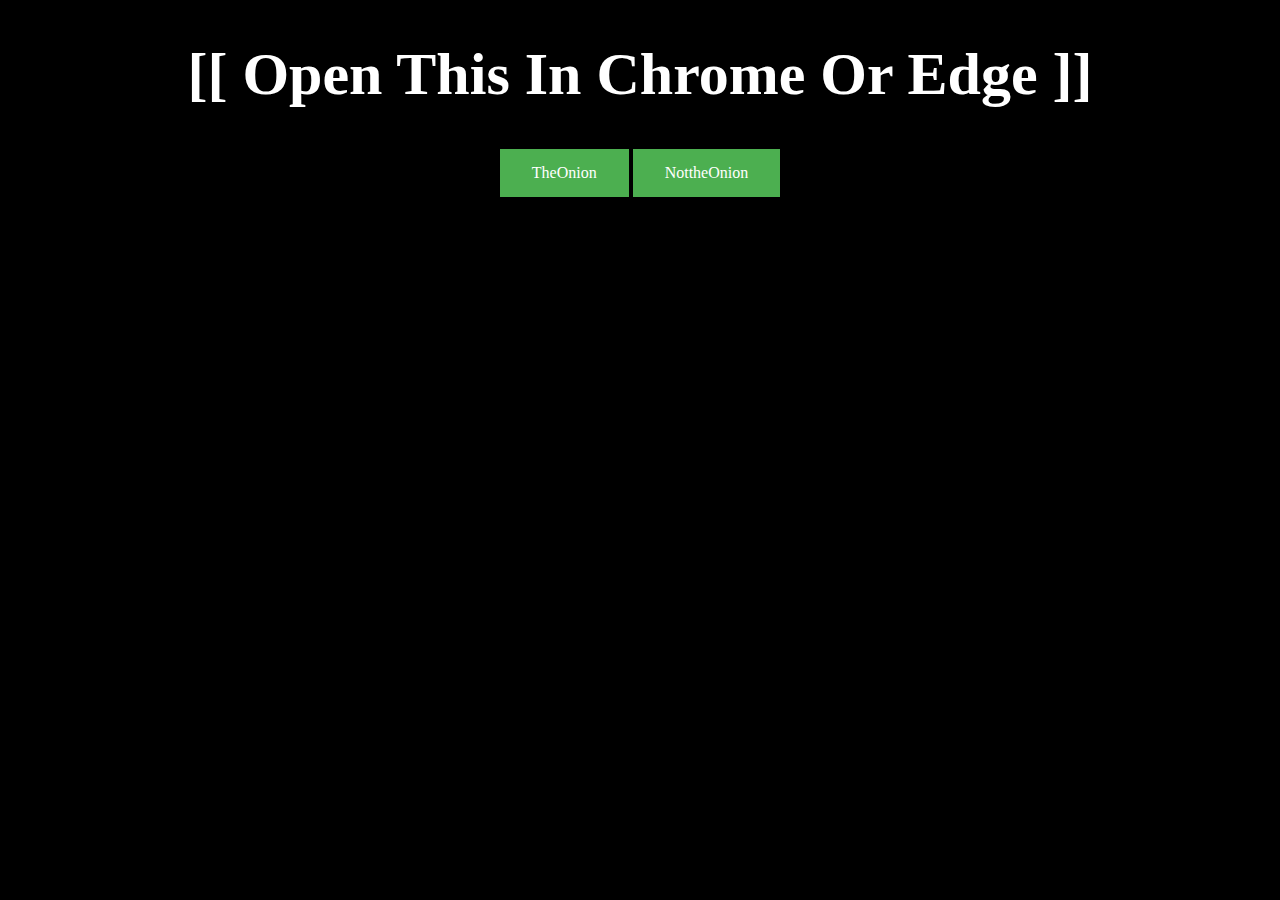
<file: index.html>
<style>
h1 { 
  color: white;
  display: block;
  font-family: "Consolas";
  font-size: 60px;
  margin-top: 0.67em;
  margin-bottom: 0.67em;
  margin-left: 0;
  margin-right: 0;
  font-weight: bold;
  text-align: center;
  text-transform: capitalize;
}
button {
  background-color: #4CAF50;
  border: none;
  color: white;
  font-family: "Georgia";
  padding: 15px 32px;
  text-align: center;
  text-decoration: none;
  display: inline-block;
  text-align: center;
  font-size: 16px;
}

</style>
<html>
<title>The Onion or Not</title>
<body bgcolor="#000000">
<h1 id="tree"> [[ open this in Chrome or Edge ]]</h1>
<div style="text-align:center;">
<button id='TheOnion'>TheOnion</button>
<button id='nottheonion'>NottheOnion</button>
</div>
</body>
</html>

<script>
function newArticle() {
  fetch ('https://api.reddit.com/r/nottheonion+theonion').then(function(response) {
  return response.json();
})
 .then(function(myJson) {
    var babby=myJson.data.children[Math.floor(Math.random() * 25)];
var subreddit = babby.data.subreddit
var title = babby.data.title
var url = babby.data.url

document.getElementById("tree").innerHTML = title;

var correctSubreddit = subreddit;
var incorrectSubreddit;
  if (correctSubreddit == "nottheonion") {
    incorrectSubreddit = "TheOnion";
  } else {
    incorrectSubreddit = "nottheonion";
  }

  document.getElementById(correctSubreddit).onclick=function() {
    alert("Correct!");
    newArticle();
  };
  document.getElementById(incorrectSubreddit).onclick=function() {
    alert("Wrong!");
    newArticle();
  };
});
}
newArticle();

</script>
</file>
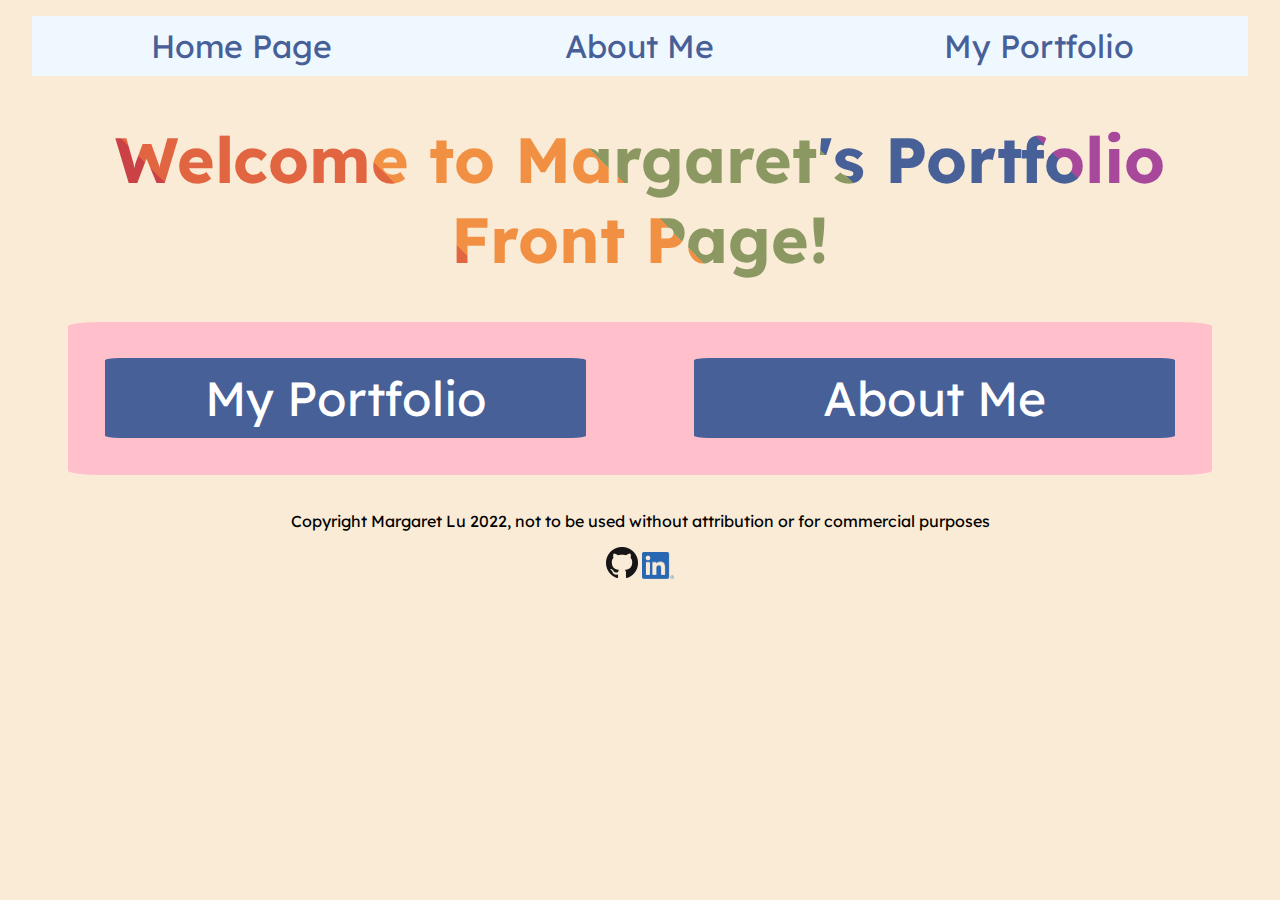
<file: portfolio/pages/index.html>
<!DOCTYPE html>
<html lang="en">
<head>
  <meta charset="UTF-8">
  <meta http-equiv="X-UA-Compatible" content="IE=edge">
  <meta name="viewport" content="width=device-width, initial-scale=1.0">
  <title>Margaret's Personal Portfolio</title>
  <link href="../styles/style.css" rel="stylesheet">
</head>
<body>
  <header>
    <nav class="Menu">
      <ul>
        <li><a href="./index.html">Home Page</a></li>
        <li><a href="./about.html">About Me</a></li>
        <li><a href="./portfolio.html">My Portfolio</a></li>
      </ul>
    </nav>
    <h1 class="gradient-text">
      Welcome to Margaret's Portfolio Front Page!
    </h1>
  </header>
  <main>
    <div class="button-page">
    <div><a href='./portfolio.html'>My Portfolio</a></div>
    <div><a href='./about.html'>About Me</a></div>
    </div>
  </main>
  <footer>
    <p>Copyright Margaret Lu 2022, not to be used without attribution or for commercial purposes</p>
    <div class="socials">
      <a href='https://github.com/azbluem?tab=repositories'><img src="../assets/GitHub-Mark-64px.png" alt="GitHub Logo"></a>
      <a href='https://www.linkedin.com/in/y-margaret-lu/'><img src="../assets/LI-In-Bug.png" alt="LinkedIn Logo"></a>
    </div>
  </footer>
</body>
</html>
</file>
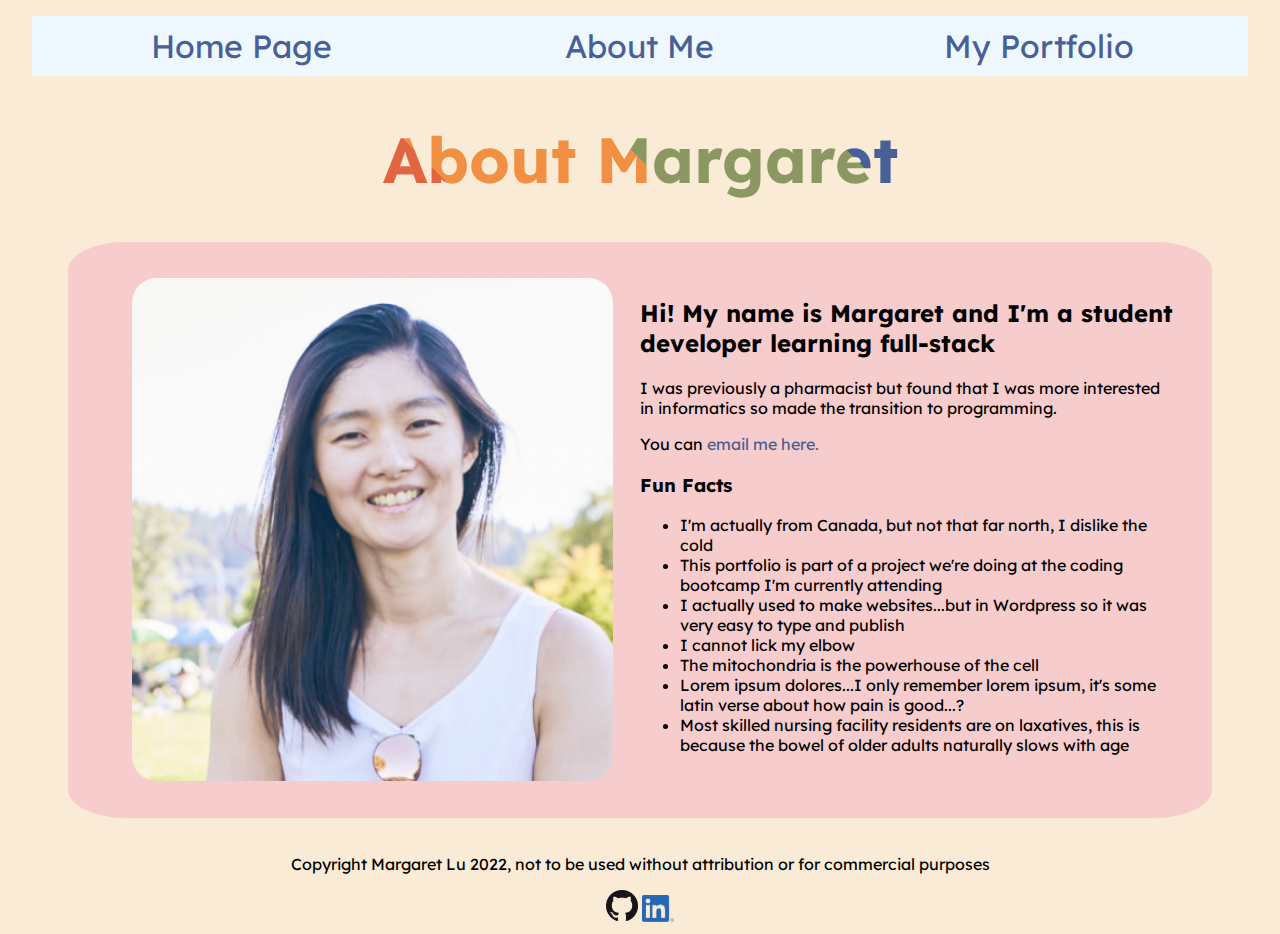
<file: portfolio/pages/about.html>
<!DOCTYPE html>
<html lang="en">
<head>
  <meta charset="UTF-8">
  <meta http-equiv="X-UA-Compatible" content="IE=edge">
  <meta name="viewport" content="width=device-width, initial-scale=1.0">
  <link href="../styles/style.css" rel="stylesheet">
  <title>About Me</title>
</head>
<body>
  <header>
    <nav class="Menu">
      <ul>
        <li><a href="./index.html">Home Page</a></li>
        <li><a href="./about.html">About Me</a></li>
        <li><a href="./portfolio.html">My Portfolio</a></li>
      </ul>
    </nav>
    <h1 class="gradient-text">About Margaret</h1>
  </header>
  <main>
    <section class="port-art">
    <img src='../assets/Screenshot 2022-08-16 at 6.26.03 PM.png' alt="Pic of Me :D" class="human-pic">
    <article>
      <h2>Hi! My name is Margaret and I'm a student developer learning full-stack</h2>
      <p>I was previously a pharmacist but found that I was more interested in informatics so made the transition to programming.</p>
      <p>You can <a href='mailto:y.margaret.lu+portfolio@gmail.com'>email me here.</a></p>
      <h3>Fun Facts</h3>
      <ul>
        <li>I'm actually from Canada, but not that far north, I dislike the cold</li>
        <li>This portfolio is part of a project we're doing at the coding bootcamp I'm currently attending</li>
        <li>I actually used to make websites...but in Wordpress so it was very easy to type and publish</li>
        <li>I cannot lick my elbow</li>
        <li>The mitochondria is the powerhouse of the cell</li>
        <li>Lorem ipsum dolores...I only remember lorem ipsum, it's some latin verse about how pain is good...?</li>
        <li>Most skilled nursing facility residents are on laxatives, this is because the bowel of older adults naturally slows with age</li>
      </ul>
    </article>
    </section>
  </main>
  <footer>
    <p>Copyright Margaret Lu 2022, not to be used without attribution or for commercial purposes</p>
    <div class="socials">
      <a href='https://github.com/azbluem?tab=repositories'><img src="../assets/GitHub-Mark-64px.png" alt="GitHub Logo"></a>
      <a href='https://www.linkedin.com/in/y-margaret-lu/'><img src="../assets/LI-In-Bug.png" alt="LinkedIn Logo"></a>
    </div>
  </footer>
</body>
</html>
</file>
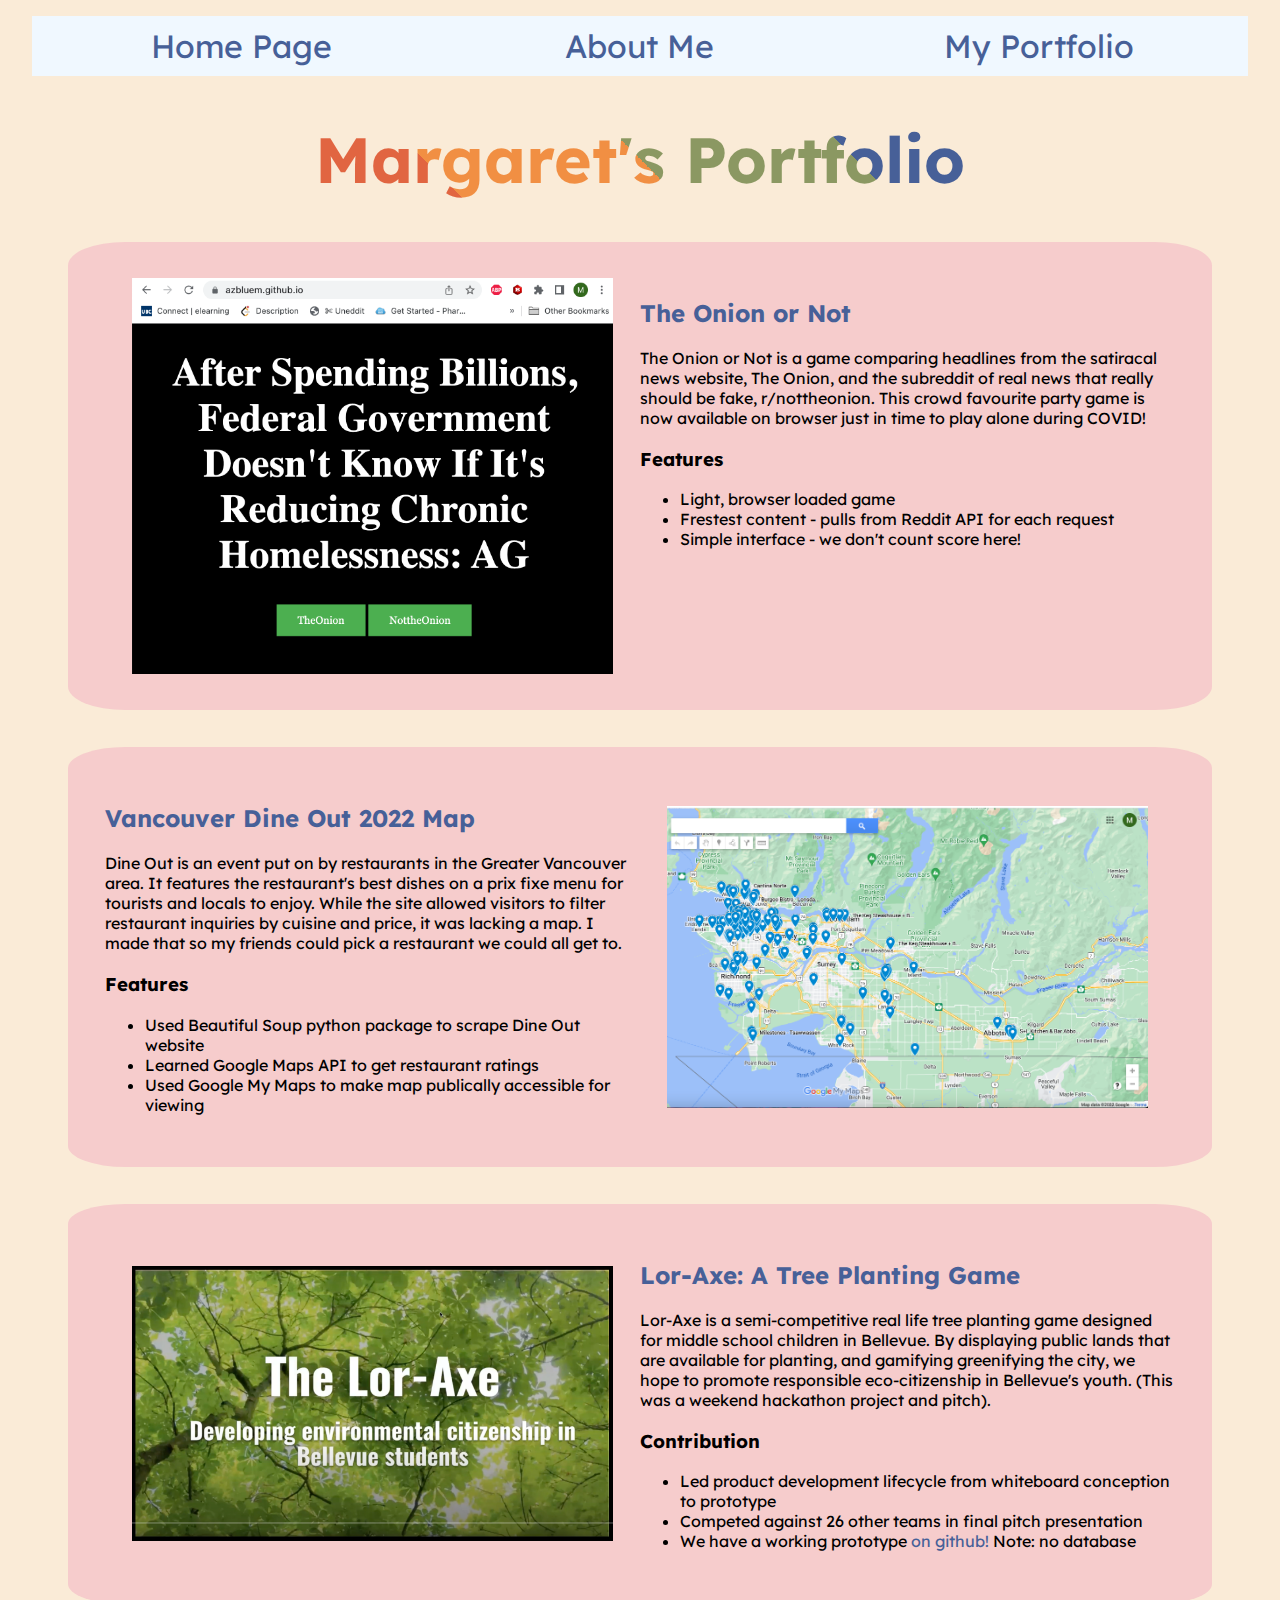
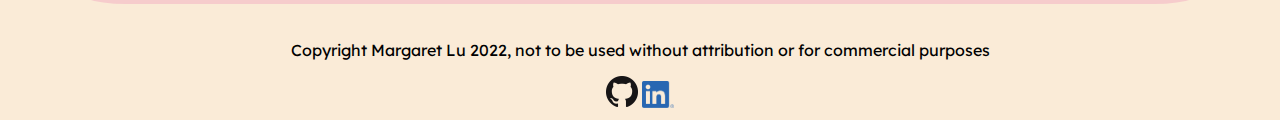
<file: portfolio/pages/portfolio.html>
<!DOCTYPE html>
<html lang="en">
<head>
  <meta charset="UTF-8">
  <meta http-equiv="X-UA-Compatible" content="IE=edge">
  <meta name="viewport" content="width=device-width, initial-scale=1.0">
  <title>Margaret's Development Projects</title>
  <link href="../styles/style.css" rel="stylesheet">
</head>
<body>
  <header>
    <nav class="Menu">
      <ul>
        <li><a href="./index.html">Home Page</a></li>
        <li><a href="./about.html">About Me</a></li>
        <li><a href="./portfolio.html">My Portfolio</a></li>
      </ul>
    </nav>
    <h1 class="gradient-text">
      Margaret's Portfolio
    </h1>
  </header>
  <main>
    <section class="port-art">
    <img src="../assets/Screenshot 2022-11-16 at 2.34.08 PM.png" alt="The Onion or Not picture">
    <article>
    <h2><a href="https://azbluem.github.io">The Onion or Not</a></h2>
    <p>
      The Onion or Not is a game comparing headlines from the satiracal news website, The Onion, and the subreddit of real news that really should be fake, r/nottheonion. This crowd favourite party game is now available on browser just in time to play alone during COVID!
    </p>
      <h3>
        Features
      </h3>
      <ul>
        <li>Light, browser loaded game</li>
        <li>Frestest content - pulls from Reddit API for each request</li>
        <li>Simple interface - we don't count score here!</li>
      </ul>
    </article>
    
    </section>
    <section class="port-art">
      <article>
      <h2><a href='https://www.google.com/maps/d/edit?mid=1yJP1ZXlc0NiBzyi9dl5Nx_p6U61dgfLZ&usp=sharing'>Vancouver Dine Out 2022 Map</a></h2>
      <p>Dine Out is an event put on by restaurants in the Greater Vancouver area. It features the restaurant's best dishes on a prix fixe menu for tourists and locals to enjoy. While the site allowed visitors to filter restaurant inquiries by cuisine and price, it was lacking a map. I made that so my friends could pick a restaurant we could all get to.</p>
      <h3>Features</h3>
      <ul>
        <li>Used Beautiful Soup python package to scrape Dine Out website</li>
        <li>Learned Google Maps API to get restaurant ratings</li>
        <li>Used Google My Maps to make map publically accessible for viewing</li>
      </ul>
      </article>
      <img src="../assets/Screenshot 2022-11-16 at 2.35.06 PM.png" alt="Dine Out picture">
    </section>
    <section class="port-art">
      <img src="../assets/Screenshot 2022-11-16 at 3.16.41 PM.png" alt="Lor-Axe picture">
      <article>
      <h2><a href='https://www.youtube.com/watch?v=0_K78By0iIQ&ab_channel=MargaretLu'>Lor-Axe: A Tree Planting Game</a></h2>
      <p>Lor-Axe is a semi-competitive real life tree planting game designed for middle school children in Bellevue. By displaying public lands that are available for planting, and gamifying greenifying the city, we hope to promote responsible eco-citizenship in Bellevue's youth. (This was a weekend hackathon project and pitch).</p>
      <h3>Contribution</h3>
      <ul>
        <li>Led product development lifecycle from whiteboard conception to prototype</li>
        <li>Competed against 26 other teams in final pitch presentation</li>
        <li>We have a working prototype <a href='https://github.com/kurikurichan/tree-things'>on github!</a> Note: no database</li>
      </ul>
      </article>
    </section>
  </main>
  <footer>
    <p>Copyright Margaret Lu 2022, not to be used without attribution or for commercial purposes</p>
    <div class="socials">
      <a href='https://github.com/azbluem?tab=repositories'><img src="../assets/GitHub-Mark-64px.png" alt="GitHub Logo"></a>
      <a href='https://www.linkedin.com/in/y-margaret-lu/'><img src="../assets/LI-In-Bug.png" alt="LinkedIn Logo"></a>
    </div>
  </footer>
</body>
</html>
</file>
<file: portfolio/styles/style.css>
@import url('https://fonts.googleapis.com/css?family=Lexend&display=swap');



body {
    margin-left: auto;
    margin-right: auto;
    font-family: "Lexend";
    background-color: antiquewhite;
}

@media screen and (min-width:768px) {
    body {
        width: 80%;
    }
}

@media screen and (min-width:768px) {
    body {
        width: 95%;
    }
}

h1 {
    font-size: 4em;
    text-align: center;
}

a {
    text-decoration: none;
    color:#476098;
}

footer {
    text-align: center;
}

.socials img{
    width: 32px;
    height: auto;
}

.Menu ul{
    display: grid;
    grid-template-columns: repeat(3, 1fr);
    text-align: center;
    padding: 10px;
    background-color: aliceblue;

}

.Menu li{
    font-size: 2em;
    list-style: none;
}

.port-art {
    display: grid;
    padding: 3%;
    margin: 3%;
    background-color: #f6cccc;
    border-radius: 5%;
}

@media screen and (min-width:768px) {
.port-art {
    grid-template-columns: 1fr 1fr;
}
}

@media screen and (max-width:768px) {
    .port-art {
        grid-template-rows: auto auto;
        
    }
}

.port-art img, .port-art div{
    width: 90%;
    height: auto;
    align-self: center;
    justify-self: center;
}

.button-page {
    display: flex;
    justify-content: space-between;
    background-color: pink;
    margin: 3%;
    padding: 3%;
    border-radius: 3%;
}
    
@media screen and (max-width:720px) {
    .button-page {
        flex-direction: column;
        justify-content: space-between;
        align-items: center;
    }
    .button-page div {
        width: 90%;
        height: 90%;
        margin: 10px;
    }
}

@media screen and (min-width:720px) {
    .button-page div {
        width: 45%;
    }
}


.button-page div {
    background-color: #476098;
    justify-content: space-evenly;
    padding: 10px;
    border-radius: 3%;
    font-size: 3em;
    border:none;
    display: block;
    text-align: center;
    font-family: 'Lexend';
}

.button-page a {
    color:white;
    text-decoration: none;
}

a:hover {
    text-decoration: underline;
}

.human-pic {
    border-radius: 5%;
}


/* Rainbow text animation courtesy Sarah L Fossheim: https://fossheim.io/writing/posts/css-text-gradient/ */
.gradient-text {
    /* Fallback: Set a background color. */
    background-color: #CA4246;
    
    /* Create the gradient. */
     background-image: linear-gradient(
          45deg,
          #CA4246 16.666%, 
          #E16541 16.666%, 
          #E16541 33.333%, 
          #F18F43 33.333%, 
          #F18F43 50%, 
          #8B9862 50%, 
          #8B9862 66.666%, 
          #476098 66.666%, 
          #476098 83.333%, 
          #A7489B 83.333%);
    
    /* Set the background size and repeat properties. */
    background-size: 100%;
    background-repeat: repeat;
  
    /* Use the text as a mask for the background. */
    /* This will show the gradient as a text color rather than element bg. */
    -webkit-background-clip: text;
    -webkit-text-fill-color: transparent; 
    
    /* Animate the text when loading the element. */
      /* This animates it on page load and when hovering out. */
      animation: rainbow-text-simple-animation-rev 0.75s ease forwards;
  
  }
  
  .gradient-text:hover{
      animation: rainbow-text-simple-animation 0.5s ease-in forwards;
  }
  
  
  /* Move the background and make it smaller. */
  /* Animation shown when entering the page and after the hover animation. */
  @keyframes rainbow-text-simple-animation-rev {
      0% {
          background-size: 650%;
      }
      40% {
          background-size: 650%;
      }
      100% {
          background-size: 100%;
      }
  }
  
  /* Move the background and make it larger. */
  /* Animation shown when hovering over the text. */
  @keyframes rainbow-text-simple-animation {
      0% {
          background-size: 100%;
      }
      80% {
          background-size: 650%;
      }
      100% {
          background-size: 650%;
      }
  }

  * {box-sizing: border-box}
</file>
